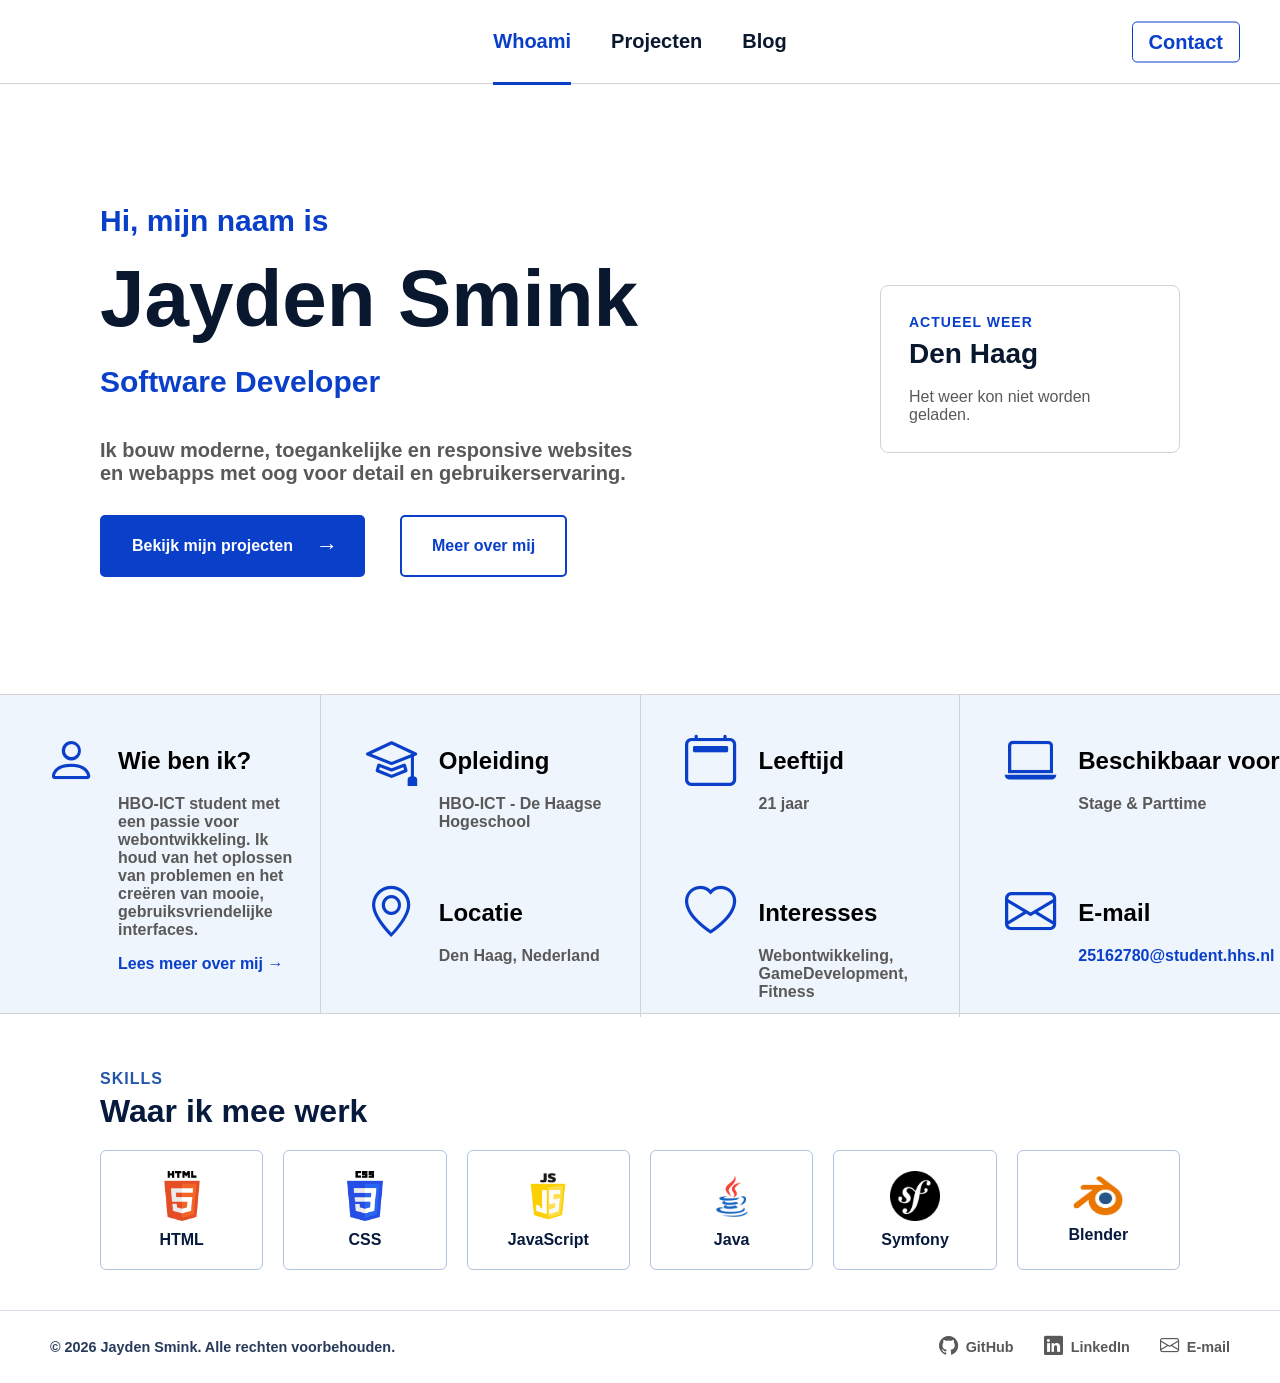
<file: index.html>
<!DOCTYPE html>
<html lang="nl">

<head>
    <meta charset="UTF-8">
    <meta name="viewport" content="width=device-width, initial-scale=1.0">
    <link rel="stylesheet" href="/css/style.css">
    <link rel="stylesheet" href="https://cdn.jsdelivr.net/npm/bootstrap-icons@1.13.1/font/bootstrap-icons.min.css">
    <title>Portfolio Jayden Smink</title>
</head>

<body>
    <header class="site-header">
        <nav class="main-nav" aria-label="Hoofdnavigatie">
            <ul>
                <li><a class="active nav-item" href="#">Whoami</a></li>
                <li><a class="nav-item" href="html/projects.html">Projecten</a></li>
                <li><a class="nav-item" href="html/blog.html">Blog</a></li>
            </ul>

            <a class="contact-button" href="html/contact.html">Contact</a>

        </nav>
    </header>

    <main>
        <section class="intro">
            <p class="intro-text">Hi, mijn naam is</p>

            <h1>Jayden Smink</h1>
            <h2>Software Developer</h2>

            <p class="description">
                Ik bouw moderne, toegankelijke en responsive websites <br>
                en webapps met oog voor detail en gebruikerservaring.
            </p>

            <a class="project-button" href="html/projects.html">
                Bekijk mijn projecten
            </a>

            <a class="blog-button" href="html/blog.html">
                Meer over mij
            </a>

            <div class="weather-card">
                <p class="weather-label">ACTUEEL WEER</p>
                <h3>Den Haag</h3>

                <p id="weather-status" aria-live="polite">
                    Weergegevens laden...
                </p>

                <div id="weather-data"></div>
            </div>
        </section>
        <section class="about-me">
            <article class="about-intro">
                <div class="about-title">
                    <i class="bi bi-person"></i>
                    <div>
                        <h2>Wie ben ik?</h2>
                        <p>HBO-ICT student met een passie voor webontwikkeling.
                            Ik houd van het oplossen van problemen en het creëren van mooie,
                            gebruiksvriendelijke interfaces.
                        </p>
                        <a href="html/blog.html">Lees meer over mij →</a>
                    </div>
                </div>
            </article>
            <div class="about-me-items">
                <article class="about-item">
                    <div class="about-title">
                        <i class="bi bi-mortarboard"></i>
                        <div>
                            <h2>Opleiding</h2>
                            <p>HBO-ICT - De Haagse Hogeschool</p>
                        </div>
                    </div>
                </article>
                <article class="about-item">
                    <div class="about-title">
                        <i class="bi bi-calendar2"></i>
                        <div>
                            <h2>Leeftijd</h2>
                            <p>21 jaar</p>
                        </div>
                    </div>
                </article>
                <article class="about-item no-border">
                    <div class="about-title">
                        <i class="bi bi-laptop"></i>
                        <div>
                            <h2>Beschikbaar voor</h2>
                            <p>Stage & Parttime</p>
                        </div>
                    </div>
                </article>
                <article class="about-item">
                    <div class="about-title">
                        <i class="bi bi-geo-alt"></i>
                        <div>
                            <h2>Locatie</h2>
                            <p>Den Haag, Nederland</p>
                        </div>
                    </div>
                </article>
                <article class="about-item">
                    <div class="about-title">
                        <i class="bi bi-heart"></i>
                        <div>
                            <h2>Interesses</h2>
                            <p>Webontwikkeling, GameDevelopment, Fitness</p>
                        </div>
                    </div>
                </article>
                <article class="about-item no-border">
                    <div class="about-title">
                        <i class="bi bi-envelope"></i>
                        <div>
                            <h2>E-mail</h2>
                            <a href="mailto:25162780@student.hhs.nl">25162780@student.hhs.nl</a>
                        </div>
                    </div>
                </article>
            </div>
        </section>
        <section class="skills-section">
            <p class="section-label">SKILLS</p>
            <h2>Waar ik mee werk</h2>

            <div class="skills-grid">
                <article class="skill-card">
                    <img src="/img/html.png" alt="HTML logo">
                    <h3>HTML</h3>
                </article>

                <article class="skill-card">
                    <img src="/img/css.png" alt="CSS logo">
                    <h3>CSS</h3>
                </article>

                <article class="skill-card">
                    <img src="/img/js.png" alt="JavaScript logo">
                    <h3>JavaScript</h3>
                </article>

                <article class="skill-card">
                    <img src="/img/java.png" alt="Java logo">
                    <h3>Java</h3>
                </article>

                <article class="skill-card">
                    <img src="/img/symfony.png" alt="Symfony logo">
                    <h3>Symfony</h3>
                </article>

                <article class="skill-card">
                    <img src="/img/blender.png" alt="Blender logo">
                    <h3>Blender</h3>
                </article>
            </div>
        </section>
    </main>

    <footer class="site-footer">
        <p>
            © 2026 Jayden Smink. Alle rechten voorbehouden.
        </p>

        <nav class="footer-links" aria-label="Sociale links">
            <a href="https://github.com/jayden-smink/" target="_blank">
                <i class="bi bi-github" aria-hidden="true"></i>
                GitHub
            </a>

            <a href="https://www.linkedin.com/in/jayden-smink-52a112410/" target="_blank">
                <i class="bi bi-linkedin" aria-hidden="true"></i>
                LinkedIn
            </a>

            <a href="mailto:25162780@student.hhs.nl">
                <i class="bi bi-envelope" aria-hidden="true"></i>
                E-mail
            </a>
        </nav>
    </footer>

    <script src="/js/script.js"></script>

</body>

</html>
</file>
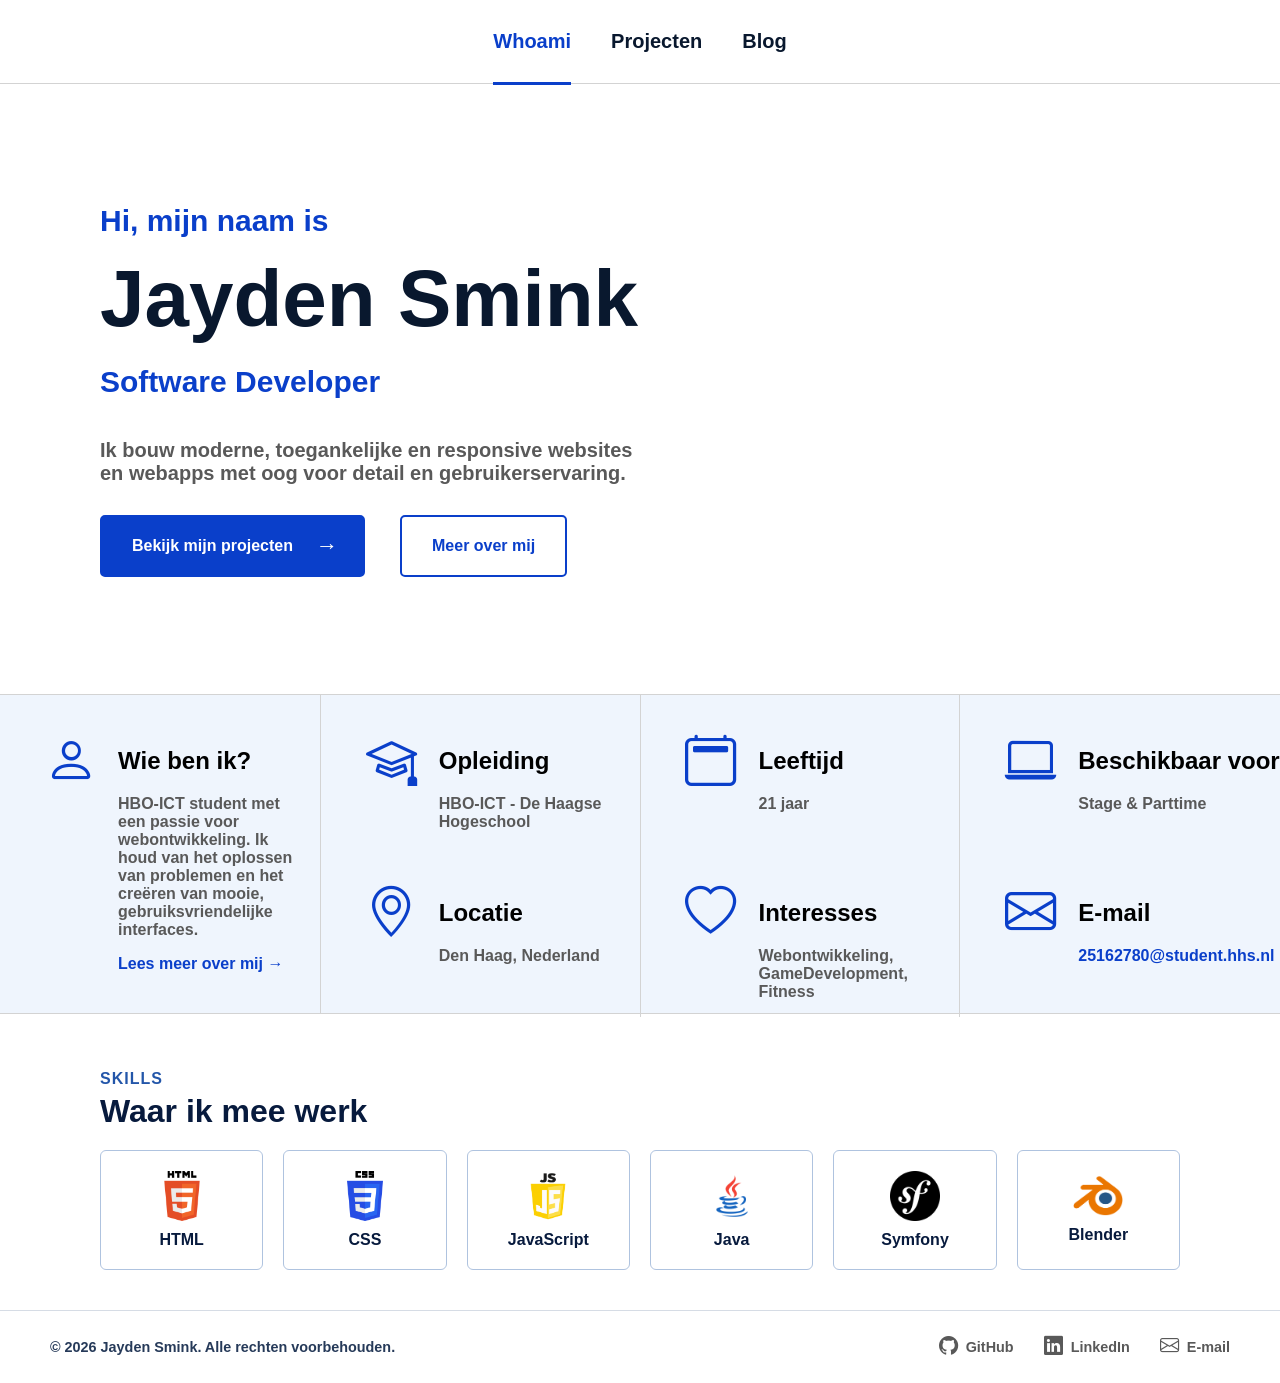
<file: html/index.html>
<!DOCTYPE html>
<html lang="nl">

<head>
    <meta charset="UTF-8">
    <meta name="viewport" content="width=device-width, initial-scale=1.0">
    <link rel="stylesheet" href="/css/style.css">
    <link rel="stylesheet" href="https://cdn.jsdelivr.net/npm/bootstrap-icons@1.13.1/font/bootstrap-icons.min.css">
    <title>Portfolio Jayden Smink</title>
</head>

<body>
    <header class="site-header">
        <nav class="main-nav" aria-label="Hoofdnavigatie">
            <ul>
                <li><a class="active nav-item" href="#">Whoami</a></li>
                <li><a class="nav-item" href="projects.html">Projecten</a></li>
                <li><a class="nav-item" href="blog.html">Blog</a></li>
            </ul>
        </nav>
    </header>

    <main>
        <section class="intro">
            <p class="intro-text">Hi, mijn naam is</p>

            <h1>Jayden Smink</h1>
            <h2>Software Developer</h2>

            <p class="description">
                Ik bouw moderne, toegankelijke en responsive websites <br>
                en webapps met oog voor detail en gebruikerservaring.
            </p>

            <a class="project-button" href="/projects.html">
                Bekijk mijn projecten
            </a>

            <a class="blog-button" href="blog.html">
                Meer over mij
            </a>
        </section>
        <section class="about-me">
            <article class="about-intro">
                <div class="about-title">
                    <i class="bi bi-person"></i>
                    <div>
                        <h2>Wie ben ik?</h2>
                        <p>HBO-ICT student met een passie voor webontwikkeling.
                            Ik houd van het oplossen van problemen en het creëren van mooie,
                            gebruiksvriendelijke interfaces.
                        </p>
                        <a href="blog.html">Lees meer over mij →</a>
                    </div>
                </div>
            </article>
            <div class="about-me-items">
                <article class="about-item">
                    <div class="about-title">
                        <i class="bi bi-mortarboard"></i>
                        <div>
                            <h2>Opleiding</h2>
                            <p>HBO-ICT - De Haagse Hogeschool</p>
                        </div>
                    </div>
                </article>
                <article class="about-item">
                    <div class="about-title">
                        <i class="bi bi-calendar2"></i>
                        <div>
                            <h2>Leeftijd</h2>
                            <p>21 jaar</p>
                        </div>
                    </div>
                </article>
                <article class="about-item no-border">
                    <div class="about-title">
                        <i class="bi bi-laptop"></i>
                        <div>
                            <h2>Beschikbaar voor</h2>
                            <p>Stage & Parttime</p>
                        </div>
                    </div>
                </article>
                <article class="about-item">
                    <div class="about-title">
                        <i class="bi bi-geo-alt"></i>
                        <div>
                            <h2>Locatie</h2>
                            <p>Den Haag, Nederland</p>
                        </div>
                    </div>
                </article>
                <article class="about-item">
                    <div class="about-title">
                        <i class="bi bi-heart"></i>
                        <div>
                            <h2>Interesses</h2>
                            <p>Webontwikkeling, GameDevelopment, Fitness</p>
                        </div>
                    </div>
                </article>
                <article class="about-item no-border">
                    <div class="about-title">
                        <i class="bi bi-envelope"></i>
                        <div>
                            <h2>E-mail</h2>
                            <a href="mailto:25162780@student.hhs.nl">25162780@student.hhs.nl</a>
                        </div>
                    </div>
                </article>
            </div>
        </section>
        <section class="skills-section">
            <p class="section-label">SKILLS</p>
            <h2>Waar ik mee werk</h2>

            <div class="skills-grid">
                <article class="skill-card">
                    <img src="/img/html.png" alt="HTML logo">
                    <h3>HTML</h3>
                </article>

                <article class="skill-card">
                    <img src="/img/css.png" alt="CSS logo">
                    <h3>CSS</h3>
                </article>

                <article class="skill-card">
                    <img src="/img/js.png" alt="JavaScript logo">
                    <h3>JavaScript</h3>
                </article>

                <article class="skill-card">
                    <img src="/img/java.png" alt="Java logo">
                    <h3>Java</h3>
                </article>

                <article class="skill-card">
                    <img src="/img/symfony.png" alt="Symfony logo">
                    <h3>Symfony</h3>
                </article>

                <article class="skill-card">
                    <img src="/img/blender.png" alt="Blender logo">
                    <h3>Blender</h3>
                </article>
            </div>
        </section>
    </main>

    <footer class="site-footer">
        <p>
            © 2026 Jayden Smink. Alle rechten voorbehouden.
        </p>

        <nav class="footer-links" aria-label="Sociale links">
            <a href="https://github.com/jayden-smink/" target="_blank">
                <i class="bi bi-github" aria-hidden="true"></i>
                GitHub
            </a>

            <a href="https://www.linkedin.com/in/jayden-smink-52a112410/" target="_blank">
                <i class="bi bi-linkedin" aria-hidden="true"></i>
                LinkedIn
            </a>

            <a href="mailto:25162780@student.hhs.nl">
                <i class="bi bi-envelope" aria-hidden="true"></i>
                E-mail
            </a>
        </nav>
    </footer>

    <script src="/js/script.js"></script>

</body>

</html>
</file>
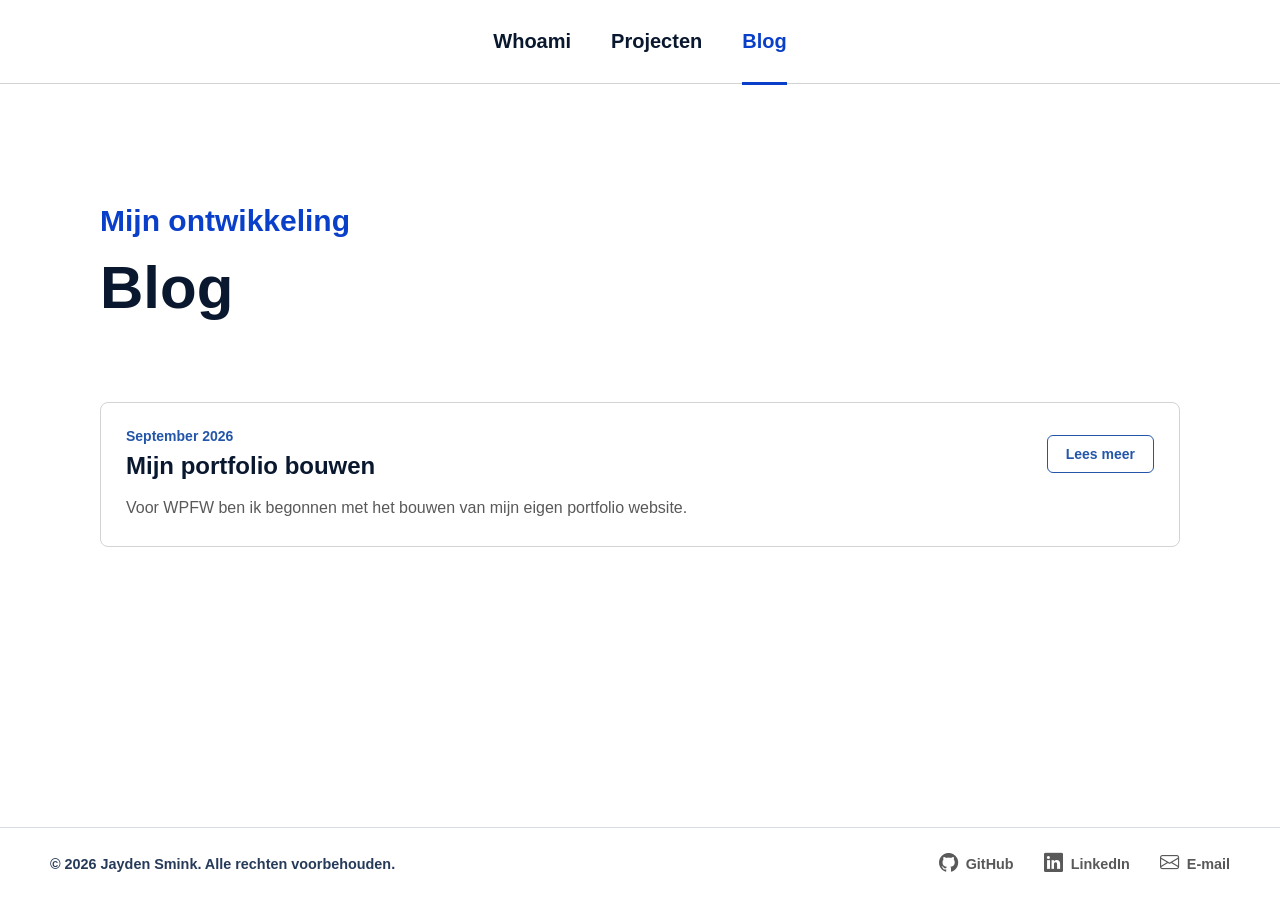
<file: html/blog.html>
<!DOCTYPE html>
<html lang="nl">

<head>
    <meta charset="UTF-8">
    <meta name="viewport" content="width=device-width, initial-scale=1.0">
    <link rel="stylesheet" href="/css/style.css">
    <link rel="stylesheet" href="https://cdn.jsdelivr.net/npm/bootstrap-icons@1.13.1/font/bootstrap-icons.min.css">
    <title>Blog</title>
</head>

<body>
    <header class="site-header">
        <nav class="main-nav" aria-label="Hoofdnavigatie">
            <ul>
                <li><a class="nav-item" href="/index.html">Whoami</a></li>
                <li><a class="nav-item" href="projects.html">Projecten</a></li>
                <li><a class="active nav-item" href="#">Blog</a></li>
            </ul>
        </nav>
    </header>

    <main>
        <section class="blog-intro">
            <p class="intro-text">Mijn ontwikkeling</p>
            <h1>Blog</h1>
        </section>

        <section class="blog-posts" aria-label="Blogberichten">

            <article class="blog-card">
                <div class="blog-header">
                    <div>
                        <p class="blog-date">September 2026</p>
                        <h2>Mijn portfolio bouwen</h2>
                    </div>

                    <button class="blog-toggle" aria-expanded="false" aria-controls="blog-content-1">
                        Lees meer
                    </button>
                </div>

                <p class="blog-preview">
                    Voor WPFW ben ik begonnen met het bouwen van mijn eigen portfolio website.
                </p>

                <div class="blog-content" id="blog-content-1" hidden>
                    <p>
                        Voor deze opdracht ben ik begonnen met het bouwen van mijn eigen portfolio website.
                        HTML, CSS en JavaScript waren voor mij niet helemaal nieuw, omdat ik hier op het mbo
                        al mee had gewerkt. Daar waren het alleen vooral losse opdrachten. Bij deze opdracht
                        moest ik alles meer samenbrengen in één complete website met meerdere pagina's.
                    </p>

                    <p>
                        Het lastigste onderdeel vond ik de layout en het responsive maken van de website.
                        Op desktop zag de pagina er al snel goed uit, maar daarna moest ik ervoor zorgen dat
                        dezelfde onderdelen ook goed bleven werken op tablets en telefoons. Hierbij moest ik
                        onder andere nadenken over de breedte van onderdelen, het aantal kolommen, marges,
                        tekstgroottes en hoe kaarten onder elkaar moesten komen te staan op kleinere schermen.
                    </p>

                    <p>
                        Een verschil met hoe ik op het mbo werkte, is dat ik nu meer gebruikmaak van
                        semantische HTML. Op het mbo gebruikte ik voor bijna alles div-elementen. Bij deze
                        opdracht heb ik meer gewerkt met elementen zoals section, article, header, nav,
                        main en footer. Hierdoor is de structuur van de pagina duidelijker en geeft de HTML
                        beter aan wat de functie van ieder onderdeel is.
                    </p>

                    <p>
                        Voor het ontwerp heb ik gekozen voor een eenvoudige blauw-witte stijl. Ik heb deze
                        kleuren vooral gekozen omdat ik de combinatie mooi vind en omdat het portfolio
                        daardoor rustig en overzichtelijk blijft. De blauwe kleur gebruik ik vooral voor
                        belangrijke onderdelen zoals knoppen, links, labels en de actieve pagina in de
                        navigatie.
                    </p>

                    <p>
                        Tijdens het bouwen probeer ik de website steeds verder uit te breiden. De projecten
                        worden bijvoorbeeld niet meer allemaal handmatig in de HTML gezet, maar worden met
                        JavaScript vanuit objecten op de pagina geplaatst. Hierdoor is het later makkelijker
                        om nieuwe projecten toe te voegen. Ook kunnen de projecten met JavaScript worden
                        gefilterd op gebruikte technieken.
                    </p>

                    <p>
                        Door deze opdracht merk ik vooral dat ik de basis van HTML en CSS al kende, maar dat
                        het bouwen van een complete website meer vraagt dan alleen losse onderdelen maken.
                        Ik moet nu meer nadenken over structuur, consistentie en hoe de website op verschillende
                        schermformaten werkt. Daardoor krijg ik een beter beeld van hoe je een website op een
                        nettere en beter uitbreidbare manier opbouwt.
                    </p>
                </div>
            </article>

        </section>
    </main>

    <footer class="site-footer">
        <p>
            © 2026 Jayden Smink. Alle rechten voorbehouden.
        </p>

        <nav class="footer-links" aria-label="Sociale links">
            <a href="https://github.com/jayden-smink/" target="_blank">
                <i class="bi bi-github" aria-hidden="true"></i>
                GitHub
            </a>

            <a href="https://www.linkedin.com/in/jayden-smink-52a112410/" target="_blank">
                <i class="bi bi-linkedin" aria-hidden="true"></i>
                LinkedIn
            </a>

            <a href="mailto:25162780@student.hhs.nl">
                <i class="bi bi-envelope" aria-hidden="true"></i>
                E-mail
            </a>
        </nav>
    </footer>

    <script src="/js/script.js"></script>
</body>

</html>
</file>
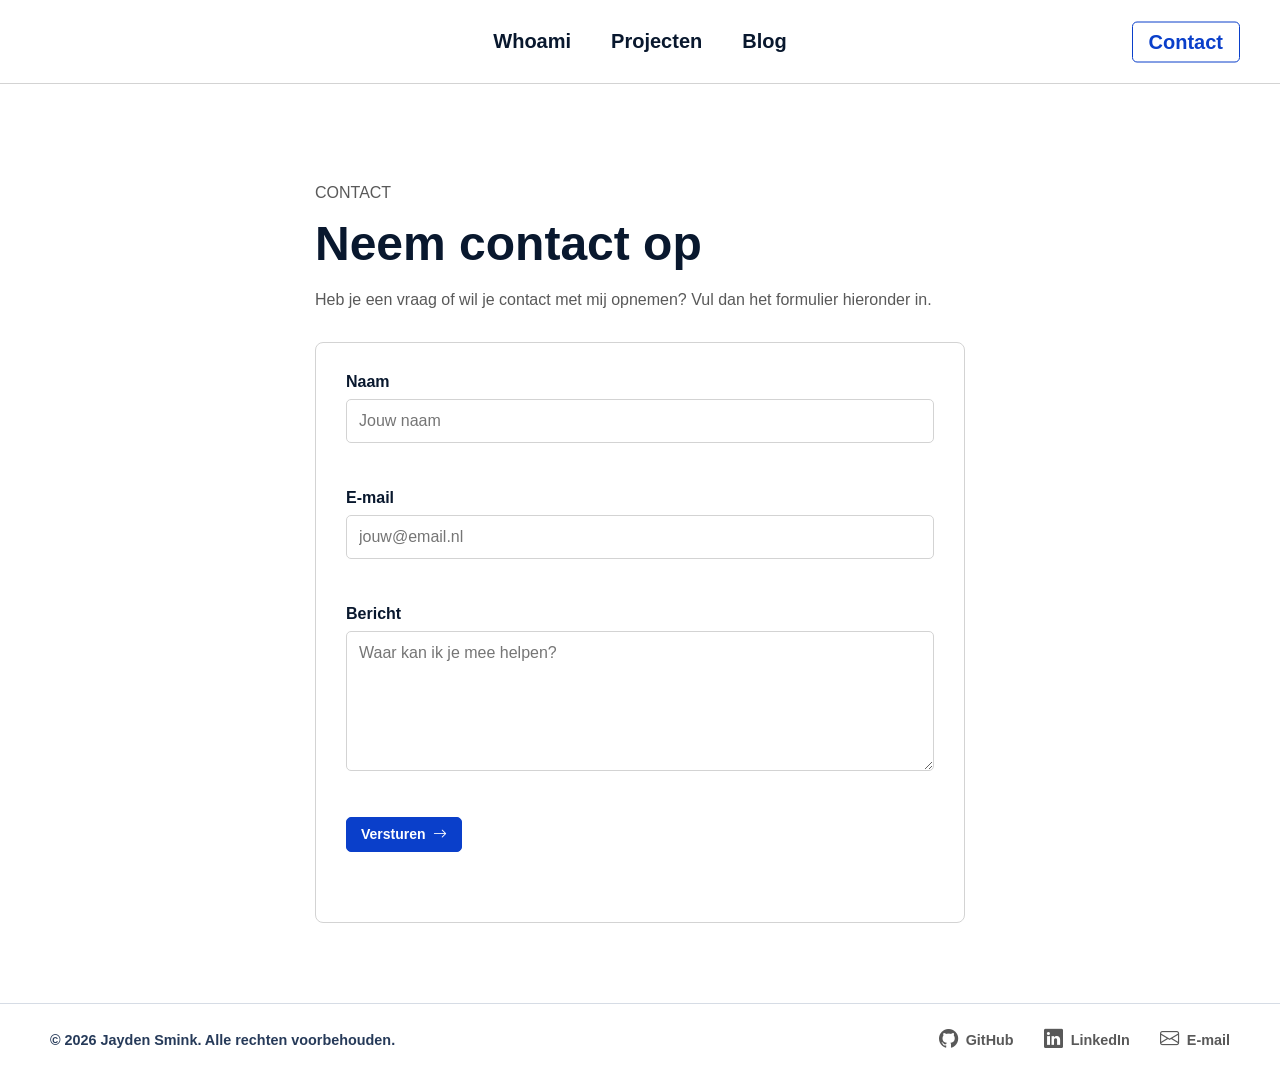
<file: html/contact.html>
<!DOCTYPE html>
<html lang="nl">

<head>
    <meta charset="UTF-8">
    <meta name="viewport" content="width=device-width, initial-scale=1.0">
    <link rel="stylesheet" href="/css/style.css">
    <link rel="stylesheet" href="https://cdn.jsdelivr.net/npm/bootstrap-icons@1.13.1/font/bootstrap-icons.min.css">
    <title>Contact</title>
</head>

<body>
    <header class="site-header">
        <nav class="main-nav" aria-label="Hoofdnavigatie">
            <ul>
                <li><a class="nav-item" href="/index.html">Whoami</a></li>
                <li><a class="nav-item" href="projects.html">Projecten</a></li>
                <li><a class="nav-item" href="#">Blog</a></li>
            </ul>

            <a class="contact-button" href="html/contact.html">Contact</a>

        </nav>
    </header>

    <main class="contact-page">
        <section class="contact-section">
            <div class="contact-header">
                <p class="contact-label">CONTACT</p>
                <h1>Neem contact op</h1>
                <p>
                    Heb je een vraag of wil je contact met mij opnemen?
                    Vul dan het formulier hieronder in.
                </p>
            </div>

            <form id="contact-form" class="contact-form" novalidate>

                <div class="form-group">
                    <label for="naam">Naam</label>
                    <input id="naam" name="naam" type="text" placeholder="Jouw naam" autocomplete="name" required
                        minlength="2" aria-describedby="naam-error" aria-invalid="false">
                    <span id="naam-error" class="form-error" role="alert"></span>
                </div>

                <div class="form-group">
                    <label for="email">E-mail</label>
                    <input id="email" name="email" type="email" placeholder="jouw@email.nl" autocomplete="email"
                        required aria-describedby="email-error" aria-invalid="false">
                    <span id="email-error" class="form-error" role="alert"></span>
                </div>

                <div class="form-group">
                    <label for="bericht">Bericht</label>
                    <textarea id="bericht" name="bericht" placeholder="Waar kan ik je mee helpen?" required
                        minlength="10" aria-describedby="bericht-error" aria-invalid="false"></textarea>
                    <span id="bericht-error" class="form-error" role="alert"></span>
                </div>

                <button class="submit-button" type="submit">
                    Versturen
                    <i class="bi bi-arrow-right"></i>
                </button>

                <div id="form-status" class="form-status" aria-live="polite"></div>
            </form>
        </section>
    </main>

    <footer class="site-footer">
        <p>
            © 2026 Jayden Smink. Alle rechten voorbehouden.
        </p>

        <nav class="footer-links" aria-label="Sociale links">
            <a href="https://github.com/jayden-smink/" target="_blank">
                <i class="bi bi-github" aria-hidden="true"></i>
                GitHub
            </a>

            <a href="https://www.linkedin.com/in/jayden-smink-52a112410/" target="_blank">
                <i class="bi bi-linkedin" aria-hidden="true"></i>
                LinkedIn
            </a>

            <a href="mailto:25162780@student.hhs.nl">
                <i class="bi bi-envelope" aria-hidden="true"></i>
                E-mail
            </a>
        </nav>
    </footer>

    <script src="/js/script.js"></script>
</body>

</html>
</file>
<file: css/style.css>
* {
    font-family: Arial, Helvetica, sans-serif;
    font-weight: bold;
    box-sizing: border-box;
}
body {
    margin: 0;
    min-height: 100vh;
    display: flex;
    flex-direction: column;
}
main {
    flex: 1;
}
nav {
    width: 100%;
    border-bottom: 1px solid #d3d3d3;
    padding-top: 30px;
    padding-bottom: 30px;
    position: relative;
}
nav ul {
    display: flex;
    justify-content: center;
    gap: 40px;
    list-style: none;
    padding: 0;
    margin: 0;
}
nav a {
    text-decoration: none;
    color: #09182E;
    font-weight: bold;
    font-size: 20px;
}
.nav-item {
    transition: 0.3s;
}
.nav-item:hover {
    color: #0A3FCA;
}
.contact-button {
    position: absolute;
    right: 40px;
    top: 50%;
    transform: translateY(-50%);
    padding: 8px 16px;
    border: 1px solid #0A3FCA;
    color: #0A3FCA;
    border-radius: 5px;
    transition: 0.5s;
}
.contact-button:hover{
    background-color: #0A3FCA;
    color: white;
    transition: 0.5s;
}
.active {
    color: #0A3FCA;
    border-bottom: 3px solid;
    padding-bottom: 30px;
}
.intro {
    position: relative;
    min-height: 330px;
    margin-top: 120px;
}
.intro-text {
    font-weight: bold;
    font-size: 30px;
    color: #0A3FCA;
    margin: 0 0 15px 0;
    padding-left: 100px;
}
.intro h1 {
    font-weight: bold;
    font-size: 80px;
    color: #09182E;
    margin: 0 0 20px 0;
    padding-left: 100px;
}
.intro h2 {
    font-weight: bold;
    font-size: 30px;
    color: #0A3FCA;
    margin: 0 0 40px 0;
    padding-left: 100px;
}
.description {
    font-weight: bold;
    font-size: 20px;
    color: #595959;
    margin: 0 0 30px 0;
    padding-left: 100px;
}
.project-button {
    position: absolute;
    font-weight: bold;
    margin-left: 100px;
    padding: 20px 70px 20px 30px;
    border: 2px solid #0A3FCA;
    background-color: #0A3FCA;
    color: white;
    border-radius: 5px;
    text-decoration: none;
}
.project-button::after {
    content: "→";
    position: absolute;
    right: 25px;
    top: 50%;
    transform: translateY(-50%);
    font-size: 22px;
}
.blog-button {
    position: absolute;
    font-weight: bold;
    margin-left: 400px;
    padding: 20px 30px;
    border: 2px solid #0A3FCA;
    color: #0A3FCA;
    border-radius: 5px;
    text-decoration: none;
    transition: 0.3s;
}
.blog-button:hover {
    background-color: #0A3FCA;
    color: white;
}
.about-me {
    display: flex;
    margin-top: 160px;
    background-color: #EFF5FD;
    width: 100%;
    height: 20em;
    border-top: 1px solid #d3d3d3;
    border-bottom: 1px solid #d3d3d3;
}
.about-me p {
    color: #595959;
    padding-right: 1em;
}
.about-me a {
    color: #0A3FCA;
    text-decoration: none;
}
.about-intro {
    display: flex;
    flex: 1;
    width: 250px;
    border-right: 1px solid #d3d3d3;
}
.about-me-items {
    display: grid;
    grid-template-columns: repeat(3, 1fr);
    flex: 3;
}
.about-item {
    border-right: 1px solid #d3d3d3;
}
.about-title {
    display: flex;
    align-items: flex-start;
    gap: 0.75rem;
    padding-top: 2em;
    padding-left: 2.8em;
}
.no-border {
    border-right: none;
}
.about-title .bi {
    color: #0A3FCA;
    font-size: 3.2em;
    font-weight: bold;
    padding-right: 0.2em;
    padding-top: 0.1em;
}
.skills-section {
    padding: 40px 100px;
}
.section-label {
    color: #2356A9;
    font-weight: bold;
    letter-spacing: 1px;
    margin-bottom: 5px;
}
.skills-section h2 {
    margin: 0 0 20px;
    color: #071A3D;
    font-size: 2rem;
}
.skills-grid {
    display: grid;
    grid-template-columns: repeat(6, 1fr);
    gap: 20px;
}
.skill-card {
    border: 1px solid #AFC3DF;
    border-radius: 6px;
    min-height: 120px;
    display: flex;
    flex-direction: column;
    align-items: center;
    justify-content: center;
    text-align: center;
}
.skill-card i {
    font-size: 2.7rem;
    color: #2356A9;
    margin-bottom: 8px;
}
.skill-card img {
    max-width: 50px;
    max-height: 50px;
    object-fit: contain;
    margin-bottom: 10px;
}
img {
    max-width: 100%;
    height: auto;
}
.skill-card h3 {
    margin: 0;
    font-size: 1rem;
    color: #071A3D;
}
.site-footer {
    display: flex;
    justify-content: space-between;
    align-items: center;
    padding: 25px 50px;
    border-top: 1px solid #d6dce5;
    background-color: #ffffff;
}
.site-footer p {
    margin: 0;
    color: #263A59;
    font-size: 0.9rem;
}
.footer-links {
    display: flex;
    justify-content: right;
    align-items: center;
    gap: 30px;
    border-bottom: none;
    width: auto;
    padding-top: 0;
    padding-bottom: 0;
    margin: 0;
    position: static;
}
.footer-links a {
    display: flex;
    align-items: center;
    gap: 8px;
    color: #595959;
    text-decoration: none;
    font-size: 0.9rem;
}
.footer-links i {
    font-size: 1.2rem;
    color: #595959;
    padding: 0;
}
.footer-links a:hover {
    color: #2356A9;
}
.project-intro {
    margin-top: 120px;
}
.project-intro h1 {
    font-weight: bold;
    font-size: 60px;
    color: #09182E;
    margin: 0 0 20px 0;
    padding-left: 100px;
}
.projects {
    display: grid;
    grid-template-columns: repeat(3, 1fr);
    gap: 20px;
    margin-top: 40px;
    margin-bottom: 40px;
    padding: 0 40px;
}
.project-card {
    border: 1px solid #d3d3d3;
    border-radius: 8px;
    padding: 16px;
    display: flex;
    gap: 20px;
    min-width: 0;
}
.project-image {
    width: 45%;
    object-fit: cover;
    border-radius: 6px;
}
.project-content {
    flex: 1;
    min-width: 0;
}
.project-title {
    margin-top: 0;
    margin-bottom: 10px;
    font-size: 20px;
    color: #09182E;
}
.project-description {
    font-weight: normal;
    line-height: 1.5;
    color: #46546A;
}
.project-technologies {
    display: flex;
    flex-wrap: wrap;
    gap: 8px;
    list-style: none;
    padding: 0;
}
.project-technologies li {
    background-color: #F1F5FB;
    padding: 6px 10px;
    border-radius: 20px;
    font-size: 14px;
    font-weight: normal;
}
.project-link {
    display: inline-block;
    margin-top: 10px;
    color: #2356A9;
    text-decoration: none;
}
.project-filters {
    display: flex;
    gap: 12px;
    flex-wrap: wrap;
    margin-top: 100px;
    margin-left: 50px;
}
.filter-button {
    border: 1px solid #d3d3d3;
    background-color: white;
    color: #09182E;
    padding: 10px 20px;
    border-radius: 8px;
    font-size: 15px;
    font-weight: bold;
    cursor: pointer;
    transition: 0.2s;
}
.filter-button:hover {
    border-color: #2356A9;
    color: #2356A9;
}
.active-filter {
    background-color: #2356A9;
    border-color: #2356A9;
    color: white;
}
.active-filter:hover {
    color: white;
}
.blog-intro {
    margin-top: 120px;
}
.blog-intro h1 {
    font-weight: bold;
    font-size: 60px;
    color: #09182E;
    margin: 0;
    padding-left: 100px;
}
.blog-posts {
    display: flex;
    flex-direction: column;
    gap: 20px;
    padding: 80px 100px 40px;
}
.blog-card {
    border: 1px solid #d3d3d3;
    border-radius: 8px;
    padding: 25px;
    background-color: white;
}
.blog-header {
    display: flex;
    justify-content: space-between;
    align-items: center;
    gap: 30px;
}
.blog-date {
    margin: 0 0 8px;
    color: #2356A9;
    font-size: 14px;
}
.blog-card h2 {
    margin: 0;
    color: #09182E;
    font-size: 24px;
}
.blog-preview {
    color: #595959;
    font-weight: normal;
    line-height: 1.6;
    margin: 15px 0 0;
}
.blog-content {
    margin-top: 20px;
    border-top: 1px solid #d6dce5;
    padding-top: 15px;
}
.blog-content p {
    color: #595959;
    font-weight: normal;
    line-height: 1.6;
}
.blog-content p:first-child {
    margin-top: 0;
}
.blog-content p:last-child {
    margin-bottom: 0;
}
.blog-toggle {
    border: 1px solid #2356A9;
    border-radius: 6px;
    background-color: white;
    color: #2356A9;
    padding: 10px 18px;
    font-size: 14px;
    cursor: pointer;
    white-space: nowrap;
    transition: 0.2s;
}
.blog-toggle:hover {
    background-color: #2356A9;
    color: white;
}
.weather-card {
    position: absolute;
    top: 50%;
    right: 100px;
    width: 300px;
    padding: 28px;
    transform: translateY(-50%);
    border: 1px solid #d3d3d3;
    border-radius: 8px;
    background-color: white;
}
.weather-label {
    margin: 0 0 8px;
    color: #0A3FCA;
    font-size: 14px;
    letter-spacing: 1px;
}
.weather-card h3 {
    margin: 0 0 18px;
    color: #09182E;
    font-size: 28px;
}
#weather-status {
    margin: 0;
    color: #595959;
    font-weight: normal;
}
#weather-data p {
    margin: 8px 0;
    color: #595959;
    font-weight: normal;
}
#weather-data p:first-child {
    margin-top: 0;
    color: #09182E;
    font-size: 36px;
    font-weight: bold;
}
.contact-page {
    padding: 80px 20px;
}
.contact-section {
    max-width: 650px;
    margin: 0 auto;
}
.contact-header {
    margin-bottom: 30px;
}
.contact-header h1 {
    margin: 0 0 10px;
    color: #09182E;
    font-size: 48px;
}
.contact-header p {
    color: #595959;
    line-height: 1.6;
    font-weight: normal;
}
.contact-label {
    color: #0A3FCA;
    margin-bottom: 10px;
}
.contact-form {
    display: flex;
    flex-direction: column;
    gap: 20px;
    padding: 30px;
    border: 1px solid #d3d3d3;
    border-radius: 8px;
    background-color: white;
}
.form-group {
    display: flex;
    flex-direction: column;
    gap: 8px;
}
.form-group label {
    color: #09182E;
}
.form-group input,
.form-group textarea {
    width: 100%;
    padding: 12px;
    border: 1px solid #d3d3d3;
    border-radius: 5px;
    font-size: 16px;
    font-weight: normal;
    color: #09182E;
    background-color: white;
}
.form-group input:focus,
.form-group textarea:focus {
    outline: none;
    border-color: #0A3FCA;
}
.form-group textarea {
    min-height: 140px;
    resize: vertical;
}
.form-error {
    min-height: 18px;
    color: #c62828;
    font-size: 14px;
    font-weight: normal;
}
.form-group input[aria-invalid="true"],
.form-group textarea[aria-invalid="true"] {
    border-color: #c62828;
}
.submit-button {
    align-self: flex-start;
    display: flex;
    align-items: center;
    gap: 7px;
    width: auto;
    min-width: 0;
    padding: 8px 14px;
    border: 1px solid #0A3FCA;
    background-color: #0A3FCA;
    color: white;
    border-radius: 5px;
    cursor: pointer;
    font-size: 14px;
    line-height: 1.2;
    transition: 0.2s;
}
.submit-button .bi {
    color: white;
    font-size: 14px;
    padding: 0;
    font-weight: normal;
}
.submit-button:hover {
    background-color: white;
    color: #0A3FCA;
}
.submit-button:hover .bi {
    color: #0A3FCA;
}
.form-status {
    min-height: 20px;
    color: #09182E;
    font-weight: normal;
}
@media (max-width: 1100px) {
    .intro {
        min-height: 0;
    }
    .weather-card {
        position: relative;
        top: auto;
        right: auto;
        width: auto;
        max-width: 500px;
        margin: 130px 40px 0;
        transform: none;
    }
}
@media (max-width: 768px) {
    .contact-button {
        right: 20px;
    }
    nav ul {
        gap: 25px;
    }
    nav a {
        font-size: 18px;
    }
    .intro {
        margin-top: 80px;
    }
    .weather-card {
        margin-left: 40px;
        margin-right: 40px;
    }
    .intro-text,
    .intro h1,
    .intro h2,
    .description {
        padding-left: 40px;
        padding-right: 40px;
    }
    .intro h1 {
        font-size: 60px;
    }
    .intro h2 {
        font-size: 26px;
    }
    .project-button {
        margin-left: 40px;
    }
    .blog-button {
        margin-left: 340px;
    }
    .about-me {
        height: auto;
        flex-direction: column;
    }
    .about-intro {
        width: 100%;
        border-right: none;
        border-bottom: 1px solid #d3d3d3;
    }
    .about-me-items {
        grid-template-columns: repeat(2, 1fr);
    }
    .skills-section {
        padding-left: 40px;
        padding-right: 40px;
    }
    .skills-grid {
        grid-template-columns: repeat(3, 1fr);
    }
    .project-intro {
        margin-top: 80px;
    }
    .project-intro .intro-text,
    .project-intro h1 {
        padding-left: 40px;
        padding-right: 40px;
    }
    .project-filters {
        margin-left: 40px;
        margin-right: 40px;
    }
    .projects {
        grid-template-columns: repeat(2, 1fr);
        padding-left: 40px;
        padding-right: 40px;
    }
    .project-card {
        flex-direction: column;
    }
    .project-image {
        width: 100%;
    }
    .blog-intro {
        margin-top: 80px;
    }
    .blog-intro .intro-text,
    .blog-intro h1 {
        padding-left: 40px;
        padding-right: 40px;
    }
    .blog-posts {
        padding: 60px 40px 40px;
    }
    .site-footer {
        padding-left: 40px;
        padding-right: 40px;
    }
}
@media (max-width: 480px) {
    .main-nav {
        display: flex;
        flex-direction: column;
        align-items: center;
        gap: 20px;
    }
    .contact-button {
        position: static;
        width: calc(100% - 40px);
        margin: 0 20px;
        transform: none;
        text-align: center;
    }
    .contact-page {
        padding: 50px 20px;
    }
    .contact-header h1 {
        font-size: 40px;
    }
    .contact-form {
        padding: 20px;
    }
    nav {
        padding-top: 20px;
        padding-bottom: 20px;
    }
    nav ul {
        gap: 18px;
    }
    nav a {
        font-size: 16px;
    }
    .active {
        padding-bottom: 20px;
    }
    .intro {
        margin-top: 60px;
    }
    .weather-card {
        margin: 110px 20px 0;
        padding: 20px;
    }
    .weather-card h3 {
        font-size: 24px;
    }
    #weather-data p:first-child {
        font-size: 32px;
    }
    .intro-text,
    .intro h1,
    .intro h2,
    .description {
        padding-left: 20px;
        padding-right: 20px;
    }
    .intro-text {
        font-size: 22px;
    }
    .intro h1 {
        font-size: 44px;
    }
    .intro h2 {
        font-size: 22px;
    }
    .description {
        font-size: 17px;
    }
    .project-button,
    .blog-button {
        position: relative;
        display: block;
        width: calc(100% - 40px);
        margin-left: 20px;
        margin-right: 20px;
        text-align: center;
    }
    .project-button {
        margin-top: 10px;
    }
    .blog-button {
        margin-top: 80px;
    }
    .about-me {
        margin-top: 80px;
        height: auto;
        flex-direction: column;
    }
    .about-intro {
        width: 100%;
        min-width: 0;
        border-right: none;
        border-bottom: 1px solid #d3d3d3;
    }
    .about-me-items {
        grid-template-columns: 1fr;
    }
    .about-item {
        border-right: none;
        border-bottom: 1px solid #d3d3d3;
    }
    .about-title {
        padding-left: 20px;
        padding-right: 20px;
    }
    .skills-section {
        padding: 40px 20px;
    }
    .skills-grid {
        grid-template-columns: repeat(2, 1fr);
        gap: 12px;
    }
    .project-intro {
        margin-top: 60px;
    }
    .project-intro .intro-text,
    .project-intro h1 {
        padding-left: 20px;
        padding-right: 20px;
    }
    .project-intro h1 {
        font-size: 44px;
    }
    .project-filters {
        margin-top: 60px;
        margin-left: 20px;
        margin-right: 20px;
        gap: 8px;
    }
    .filter-button {
        padding: 8px 14px;
        font-size: 14px;
    }
    .projects {
        grid-template-columns: 1fr;
        padding-left: 20px;
        padding-right: 20px;
        margin-top: 25px;
    }
    .project-card {
        flex-direction: column;
    }
    .project-image {
        width: 100%;
    }
    .blog-intro {
        margin-top: 60px;
    }
    .blog-intro .intro-text,
    .blog-intro h1 {
        padding-left: 20px;
        padding-right: 20px;
    }
    .blog-intro h1 {
        font-size: 44px;
    }
    .blog-posts {
        padding: 50px 20px 30px;
    }
    .blog-card {
        padding: 20px;
    }
    .blog-header {
        flex-direction: column;
        align-items: flex-start;
        gap: 15px;
    }
    .blog-toggle {
        width: 100%;
    }
    .site-footer {
        flex-direction: column;
        align-items: flex-start;
        gap: 15px;
        padding: 20px;
    }
    .footer-links {
        width: auto;
        flex-wrap: wrap;
        justify-content: flex-start;
        gap: 15px 25px;
        padding-top: 0;
        padding-bottom: 0;
    }
}
</file>
